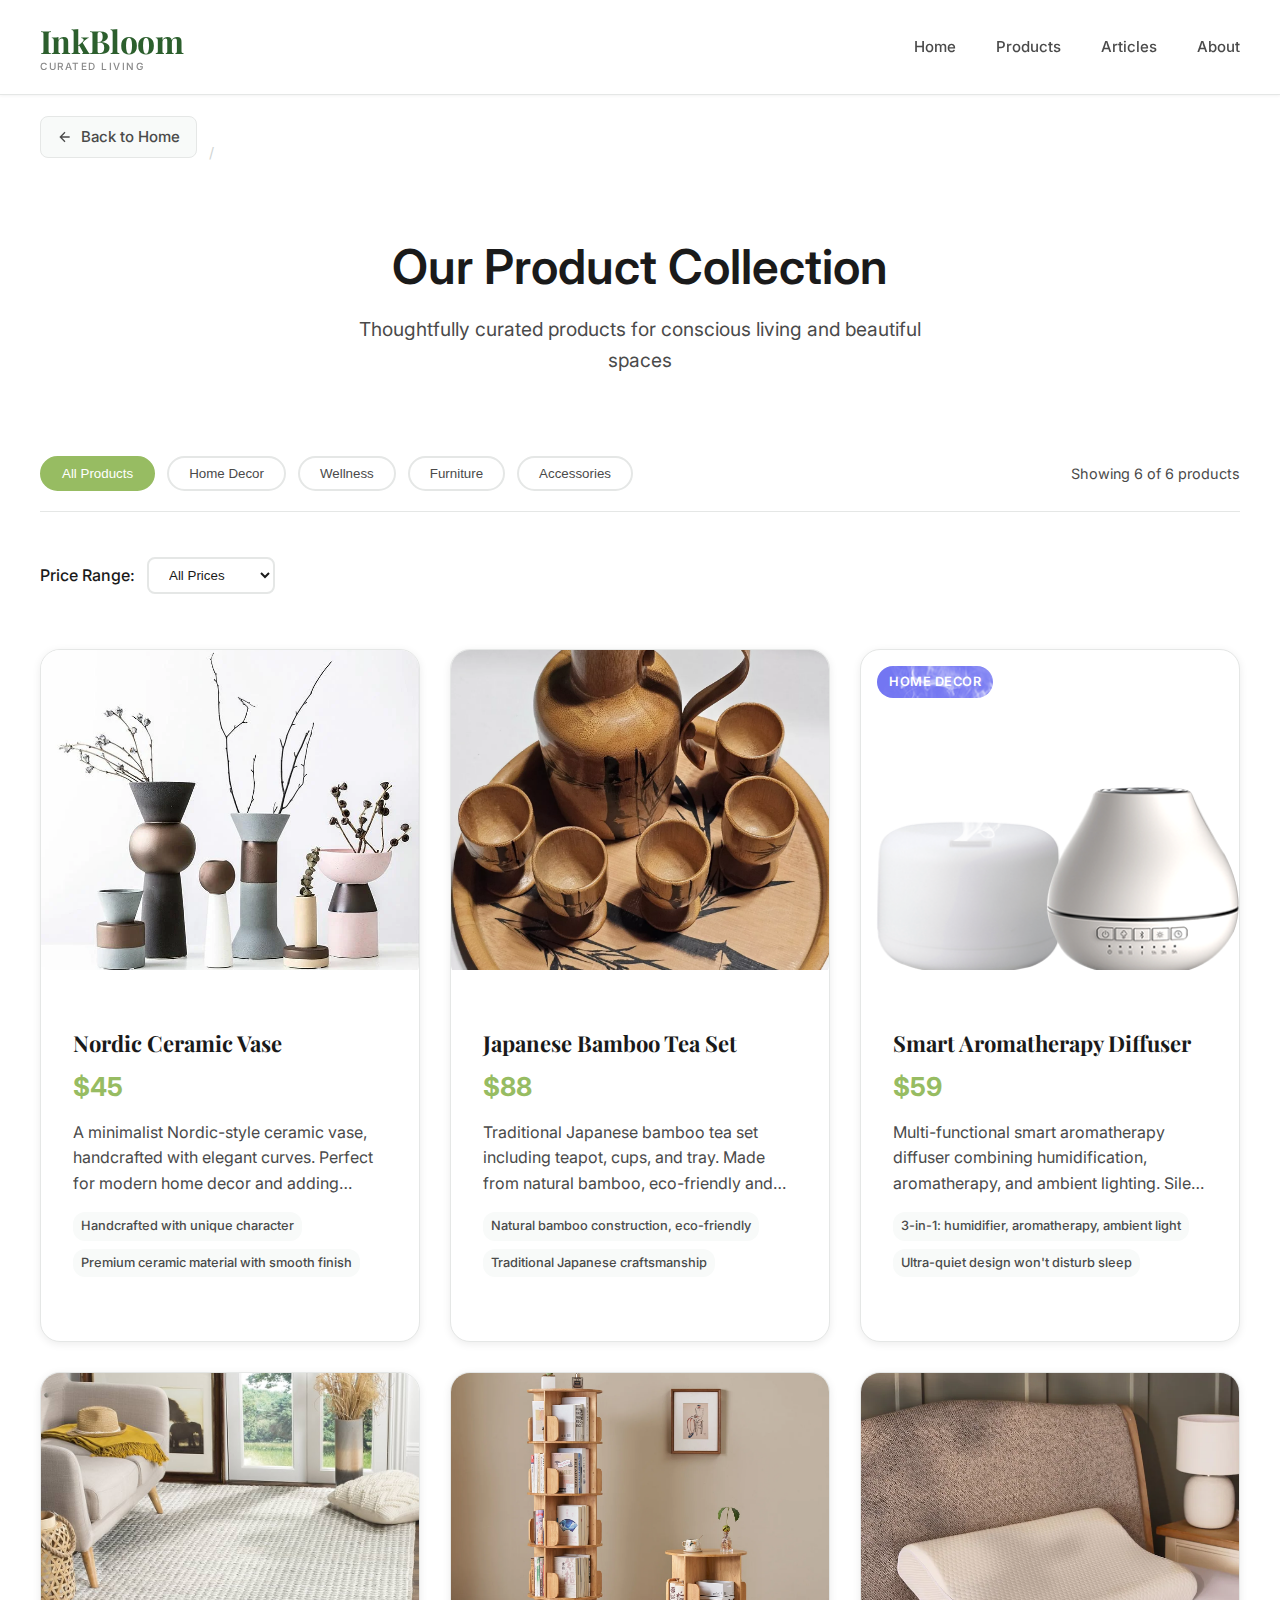
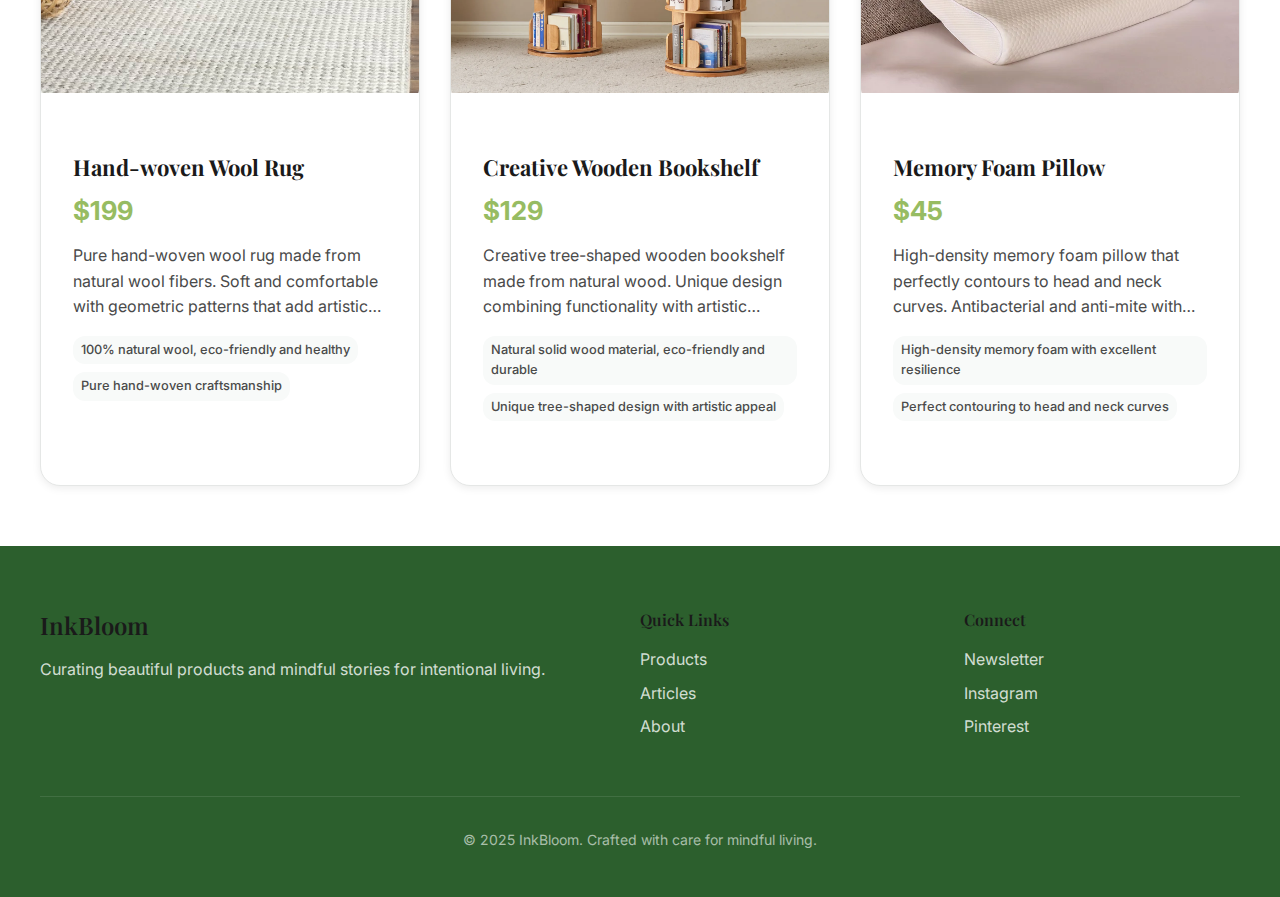
<file: all-products.html>
<!DOCTYPE html>
<html lang="en">
<head>
    <meta charset="UTF-8">
    <meta name="viewport" content="width=device-width, initial-scale=1.0">
    <title>All Products - InkBloom</title>
    <link rel="stylesheet" href="styles/main.css">
    <link rel="stylesheet" href="styles/breadcrumb.css">
    <link href="https://fonts.googleapis.com/css2?family=Inter:wght@300;400;500;600;700&family=Playfair+Display:wght@400;500;600;700&display=swap" rel="stylesheet">
</head>
<body>
    <header class="header">
        <nav class="navbar">
            <div class="nav-container">
                <div class="nav-logo">
                    <h1><a href="index.html" style="text-decoration: none; color: inherit;">InkBloom</a></h1>
                    <span class="tagline">Curated Living</span>
                </div>
                <ul class="nav-menu">
                    <li class="nav-item">
                        <a href="index.html#home" class="nav-link">Home</a>
                    </li>
                    <li class="nav-item">
                        <a href="all-products.html" class="nav-link active">Products</a>
                    </li>
                    <li class="nav-item">
                        <a href="all-articles.html" class="nav-link">Articles</a>
                    </li>
                    <li class="nav-item">
                        <a href="index.html#about" class="nav-link">About</a>
                    </li>
                </ul>
                <div class="nav-toggle">
                    <span class="bar"></span>
                    <span class="bar"></span>
                    <span class="bar"></span>
                </div>
            </div>
        </nav>
    </header>

    <main class="all-products-main">
        <div class="container">
            <div class="page-header">
                <div class="breadcrumb-nav">
                    <a href="index.html" class="back-button">
                        <svg class="back-icon" width="16" height="16" viewBox="0 0 24 24" fill="none" stroke="currentColor" stroke-width="2">
                            <path d="M19 12H5m7-7-7 7 7 7"/>
                        </svg>
                        <span>Back to Home</span>
                    </a>
                    <div class="breadcrumb-divider">/</div>
                    <span class="current-page">All Products</span>
                </div>
                <h1 class="page-title">Our Product Collection</h1>
                <p class="page-subtitle">Thoughtfully curated products for conscious living and beautiful spaces</p>
            </div>
            
            <div class="products-filter">
                <div class="filter-buttons">
                    <button class="filter-btn active" data-filter="all">All Products</button>
                    <button class="filter-btn" data-filter="home-decor">Home Decor</button>
                    <button class="filter-btn" data-filter="wellness">Wellness</button>
                    <button class="filter-btn" data-filter="furniture">Furniture</button>
                    <button class="filter-btn" data-filter="accessories">Accessories</button>
                </div>
                <div class="products-count">
                    <span id="productsCount">Loading products...</span>
                </div>
            </div>
            
            <div class="price-filter">
                <label for="priceRange">Price Range:</label>
                <select id="priceRange" class="price-select">
                    <option value="all">All Prices</option>
                    <option value="0-50">Under $50</option>
                    <option value="50-100">$50 - $100</option>
                    <option value="100-200">$100 - $200</option>
                    <option value="200+">$200+</option>
                </select>
            </div>
            
            <div class="all-products-grid" id="allProductsGrid">
                <!-- All products will be dynamically generated -->
            </div>
            
            <div class="load-more-section" id="loadMoreSection" style="display: none;">
                <button class="load-more-btn" id="loadMoreBtn">
                    <span>Load More Products</span>
                </button>
            </div>
        </div>
    </main>

    <footer class="footer">
        <div class="container">
            <div class="footer-content">
                <div class="footer-section">
                    <h3>InkBloom</h3>
                    <p>Curating beautiful products and mindful stories for intentional living.</p>
                </div>
                <div class="footer-section">
                    <h4>Quick Links</h4>
                    <ul>
                        <li><a href="all-products.html">Products</a></li>
                        <li><a href="all-articles.html">Articles</a></li>
                        <li><a href="index.html#about">About</a></li>
                    </ul>
                </div>
                <div class="footer-section">
                    <h4>Connect</h4>
                    <ul>
                        <li><a href="#">Newsletter</a></li>
                        <li><a href="#">Instagram</a></li>
                        <li><a href="#">Pinterest</a></li>
                    </ul>
                </div>
            </div>
            <div class="footer-bottom">
                <p>&copy; 2025 InkBloom. Crafted with care for mindful living.</p>
            </div>
        </div>
    </footer>

    <script src="js/data.js"></script>
    <script src="js/all-products.js"></script>
</body>
</html>
</file>
<file: styles/breadcrumb.css>
/* Breadcrumb Navigation Styles */
.breadcrumb-nav {
    display: flex;
    align-items: center;
    gap: 12px;
    margin-bottom: 30px;
    padding: 16px 0;
    font-size: 0.9rem;
    color: var(--text-medium);
}

.back-button {
    display: inline-flex;
    align-items: center;
    gap: 8px;
    color: var(--text-medium);
    text-decoration: none;
    transition: all 0.3s ease;
    padding: 8px 16px;
    border-radius: 8px;
    background: var(--bg-light);
    border: 1px solid var(--border-light);
    font-weight: 500;
}

.back-button:hover {
    color: var(--accent-color);
    background: white;
    border-color: var(--accent-color);
    transform: translateX(-2px);
    box-shadow: 0 2px 8px rgba(0, 0, 0, 0.1);
}

.back-icon {
    width: 16px;
    height: 16px;
    transition: transform 0.3s ease;
}

.back-button:hover .back-icon {
    transform: translateX(-2px);
}

.breadcrumb-divider {
    color: var(--border-medium);
    font-weight: 400;
    user-select: none;
}

.breadcrumb-link {
    color: var(--text-medium);
    text-decoration: none;
    transition: color 0.3s ease;
    padding: 4px 8px;
    border-radius: 4px;
}

.breadcrumb-link:hover {
    color: var(--accent-color);
    background: var(--bg-light);
}

.current-page {
    color: var(--text-primary);
    font-weight: 600;
    padding: 4px 8px;
    background: linear-gradient(135deg, var(--accent-color), var(--accent-hover));
    color: white;
    border-radius: 6px;
    font-size: 0.85rem;
}

/* Responsive Design */
@media (max-width: 768px) {
    .breadcrumb-nav {
        flex-wrap: wrap;
        gap: 8px;
        font-size: 0.85rem;
    }
    
    .back-button {
        padding: 6px 12px;
        font-size: 0.85rem;
    }
    
    .back-icon {
        width: 14px;
        height: 14px;
    }
    
    .current-page {
        font-size: 0.8rem;
        padding: 3px 6px;
    }
}

/* Dark mode support (if needed) */
@media (prefers-color-scheme: dark) {
    .back-button {
        background: rgba(255, 255, 255, 0.05);
        border-color: rgba(255, 255, 255, 0.1);
        color: rgba(255, 255, 255, 0.7);
    }
    
    .back-button:hover {
        background: rgba(255, 255, 255, 0.1);
        border-color: var(--accent-color);
        color: var(--accent-color);
    }
    
    .breadcrumb-link:hover {
        background: rgba(255, 255, 255, 0.05);
    }
}

/* Animation for breadcrumb appearance */
.breadcrumb-nav {
    animation: slideInFromTop 0.6s ease-out;
}

@keyframes slideInFromTop {
    from {
        opacity: 0;
        transform: translateY(-20px);
    }
    to {
        opacity: 1;
        transform: translateY(0);
    }
}

/* Enhanced hover effects */
.back-button {
    position: relative;
    overflow: hidden;
}

.back-button::before {
    content: '';
    position: absolute;
    top: 0;
    left: -100%;
    width: 100%;
    height: 100%;
    background: linear-gradient(90deg, transparent, rgba(255, 255, 255, 0.2), transparent);
    transition: left 0.5s ease;
}

.back-button:hover::before {
    left: 100%;
}

/* Focus states for accessibility */
.back-button:focus,
.breadcrumb-link:focus {
    outline: 2px solid var(--accent-color);
    outline-offset: 2px;
}

/* Additional utility styles */
.breadcrumb-nav .separator {
    width: 1px;
    height: 16px;
    background: var(--border-light);
    margin: 0 4px;
}

/* Breadcrumb with icons */
.breadcrumb-nav .home-icon,
.breadcrumb-nav .category-icon {
    width: 14px;
    height: 14px;
    margin-right: 4px;
}
</file>
<file: styles/main.css>
/* CSS Reset and Base Styles */
* {
    margin: 0;
    padding: 0;
    box-sizing: border-box;
}

:root {
    --primary-color: #2C5F2D;
    --primary-light: #4A7C59;
    --secondary-color: #E8F5E8;
    --accent-color: #97BC62;
    --accent-light: #B8D285;
    --text-dark: #1A1A1A;
    --text-medium: #4A4A4A;
    --text-light: #6B6B6B;
    --text-muted: #8A8A8A;
    --bg-white: #ffffff;
    --bg-light: #F8FAF9;
    --bg-cream: #F4F7F5;
    --bg-section: #FDFEFE;
    --border-light: #E5E7E6;
    --border-medium: #D1D5D3;
    --shadow-xs: 0 1px 3px rgba(0, 0, 0, 0.05);
    --shadow-sm: 0 2px 8px rgba(0, 0, 0, 0.08);
    --shadow-md: 0 4px 16px rgba(0, 0, 0, 0.1);
    --shadow-lg: 0 8px 24px rgba(0, 0, 0, 0.12);
    --shadow-xl: 0 12px 32px rgba(0, 0, 0, 0.15);
    --radius-xs: 4px;
    --radius-sm: 8px;
    --radius-md: 12px;
    --radius-lg: 16px;
    --radius-xl: 20px;
    --transition: all 0.3s cubic-bezier(0.4, 0, 0.2, 1);
    --transition-fast: all 0.2s cubic-bezier(0.4, 0, 0.2, 1);
    --max-width: 1280px;
}

body {
    font-family: 'Inter', -apple-system, BlinkMacSystemFont, sans-serif;
    line-height: 1.6;
    color: var(--text-dark);
    background-color: var(--bg-white);
    font-size: 16px;
    -webkit-font-smoothing: antialiased;
    -moz-osx-font-smoothing: grayscale;
    scroll-behavior: smooth;
}

.container {
    max-width: var(--max-width);
    margin: 0 auto;
    padding: 0 clamp(20px, 4vw, 40px);
}

/* Improved Typography */
h1, h2, h3, h4, h5, h6 {
    font-family: 'Playfair Display', serif;
    font-weight: 600;
    line-height: 1.3;
    margin-bottom: 0.5em;
    color: var(--text-dark);
}

p {
    margin-bottom: 1em;
    color: var(--text-medium);
}

/* Section Spacing */
section {
    padding: clamp(60px, 8vw, 120px) 0;
}

section:nth-child(even) {
    background-color: var(--bg-section);
}

/* Header Styles */
.header {
    position: fixed;
    top: 0;
    left: 0;
    right: 0;
    background: rgba(255, 255, 255, 0.98);
    backdrop-filter: blur(20px);
    -webkit-backdrop-filter: blur(20px);
    border-bottom: 1px solid var(--border-light);
    z-index: 1000;
    transition: var(--transition);
    box-shadow: var(--shadow-xs);
}

.header.scrolled {
    box-shadow: var(--shadow-sm);
    background: rgba(255, 255, 255, 0.99);
}

.navbar {
    padding: clamp(12px, 2vw, 20px) 0;
}

.nav-container {
    display: flex;
    justify-content: space-between;
    align-items: center;
    max-width: var(--max-width);
    margin: 0 auto;
    padding: 0 clamp(20px, 4vw, 40px);
}

.nav-logo {
    display: flex;
    flex-direction: column;
    align-items: flex-start;
}

.nav-logo h1 {
    font-family: 'Playfair Display', serif;
    font-size: clamp(24px, 3vw, 32px);
    font-weight: 700;
    color: var(--primary-color);
    letter-spacing: -0.02em;
    margin-bottom: 0;
}

.tagline {
    font-size: 10px;
    color: var(--text-muted);
    text-transform: uppercase;
    letter-spacing: 0.15em;
    margin-top: -4px;
    font-weight: 500;
}

.nav-menu {
    display: flex;
    list-style: none;
    gap: clamp(24px, 4vw, 40px);
    align-items: center;
}

.nav-link {
    text-decoration: none;
    color: var(--text-medium);
    font-weight: 500;
    font-size: 15px;
    transition: var(--transition-fast);
    position: relative;
    padding: 8px 0;
}

.nav-link:hover {
    color: var(--primary-color);
    transform: translateY(-1px);
}

.nav-link::after {
    content: '';
    position: absolute;
    bottom: 0;
    left: 50%;
    transform: translateX(-50%);
    width: 0;
    height: 2px;
    background: linear-gradient(90deg, var(--accent-color), var(--primary-color));
    transition: var(--transition);
    border-radius: 1px;
}

.nav-link:hover::after {
    width: 100%;
}

.nav-toggle {
    display: none;
    flex-direction: column;
    cursor: pointer;
    gap: 4px;
}

.bar {
    width: 24px;
    height: 2px;
    background-color: var(--primary-color);
    transition: var(--transition);
}

/* Hero Section */
.hero {
    min-height: 100vh;
    display: flex;
    flex-direction: column;
    justify-content: center;
    align-items: center;
    position: relative;
    background: linear-gradient(135deg, var(--accent-color) 0%, var(--primary-color) 100%);
    text-align: center;
    color: white;
    overflow: hidden;
    padding-top: 80px;
}

.hero::before {
    content: '';
    position: absolute;
    top: 0;
    left: 0;
    right: 0;
    bottom: 0;
    background: radial-gradient(circle at 30% 20%, rgba(255, 255, 255, 0.1) 0%, transparent 50%),
                radial-gradient(circle at 70% 80%, rgba(255, 255, 255, 0.08) 0%, transparent 50%);
    z-index: 1;
}

.hero-background {
    position: absolute;
    top: 0;
    left: 0;
    right: 0;
    bottom: 0;
    background: url('https://images.unsplash.com/photo-1502920917128-1aa500764cbd?w=1920') center/cover;
    opacity: 0.08;
    z-index: 0;
}

.hero-background::after {
    content: '';
    position: absolute;
    top: 0;
    left: 0;
    right: 0;
    bottom: 0;
    background: linear-gradient(135deg, rgba(151, 188, 98, 0.9) 0%, rgba(44, 95, 45, 0.9) 100%);
}

.hero-content {
    position: relative;
    z-index: 2;
    max-width: 900px;
    margin-bottom: clamp(40px, 8vw, 80px);
    animation: fadeInUp 1s ease-out;
}

@keyframes fadeInUp {
    from {
        opacity: 0;
        transform: translateY(30px);
    }
    to {
        opacity: 1;
        transform: translateY(0);
    }
}

.hero-title {
    font-family: 'Playfair Display', serif;
    font-size: clamp(42px, 8vw, 96px);
    font-weight: 700;
    line-height: 1.1;
    margin-bottom: 24px;
    letter-spacing: -0.02em;
    text-shadow: 0 2px 4px rgba(0, 0, 0, 0.1);
    background: linear-gradient(135deg, #ffffff 0%, #f8f9fa 50%, #e9ecef 100%);
    -webkit-background-clip: text;
    -webkit-text-fill-color: transparent;
    background-clip: text;
}

.hero-subtitle {
    font-size: clamp(18px, 3vw, 22px);
    font-weight: 400;
    opacity: 0.95;
    margin-bottom: 48px;
    max-width: 600px;
    margin-left: auto;
    margin-right: auto;
    line-height: 1.5;
}

.hero-buttons {
    display: flex;
    gap: clamp(12px, 3vw, 20px);
    justify-content: center;
    flex-wrap: wrap;
    animation: fadeInUp 1s ease-out 0.3s both;
}

.hero-btn {
    padding: clamp(14px, 3vw, 18px) clamp(28px, 6vw, 40px);
    border: none;
    border-radius: var(--radius-lg);
    font-size: clamp(15px, 2.5vw, 17px);
    font-weight: 600;
    cursor: pointer;
    transition: var(--transition);
    text-transform: none;
    letter-spacing: 0.02em;
    position: relative;
    overflow: hidden;
    font-family: 'Inter', sans-serif;
}

.hero-btn::before {
    content: '';
    position: absolute;
    top: 0;
    left: -100%;
    width: 100%;
    height: 100%;
    background: linear-gradient(90deg, transparent, rgba(255, 255, 255, 0.2), transparent);
    transition: left 0.5s;
}

.hero-btn:hover::before {
    left: 100%;
}

.hero-btn.primary {
    background: white;
    color: var(--primary-color);
    box-shadow: var(--shadow-md);
}

.hero-btn.primary:hover {
    background: #f8f9fa;
    transform: translateY(-3px);
    box-shadow: var(--shadow-lg);
}

.hero-btn.secondary {
    background: rgba(255, 255, 255, 0.1);
    color: white;
    border: 2px solid rgba(255, 255, 255, 0.3);
    backdrop-filter: blur(10px);
}

.hero-btn.secondary:hover {
    background: rgba(255, 255, 255, 0.2);
    border-color: rgba(255, 255, 255, 0.7);
    transform: translateY(-3px);
}

.hero-stats {
    position: relative;
    z-index: 2;
    display: flex;
    gap: 60px;
    justify-content: center;
    margin-top: 40px;
}

.stat {
    text-align: center;
}

.stat-number {
    display: block;
    font-size: 32px;
    font-weight: 700;
    margin-bottom: 4px;
}

.stat-label {
    font-size: 14px;
    opacity: 0.8;
    text-transform: uppercase;
    letter-spacing: 0.05em;
}

/* Section Headers */
.section-header {
    text-align: center;
    margin-bottom: clamp(48px, 8vw, 80px);
    animation: fadeInUp 0.8s ease-out;
}

.section-badge {
    display: inline-block;
    background: linear-gradient(135deg, var(--secondary-color), var(--bg-cream));
    color: var(--primary-color);
    padding: 10px 20px;
    border-radius: 25px;
    font-size: 12px;
    font-weight: 700;
    text-transform: uppercase;
    letter-spacing: 0.15em;
    margin-bottom: 20px;
    border: 1px solid var(--border-light);
    box-shadow: var(--shadow-xs);
    position: relative;
    overflow: hidden;
}

.section-badge::before {
    content: '';
    position: absolute;
    top: 0;
    left: -100%;
    width: 100%;
    height: 100%;
    background: linear-gradient(90deg, transparent, rgba(255, 255, 255, 0.4), transparent);
    transition: left 0.6s;
}

.section-badge:hover::before {
    left: 100%;
}

.section-title {
    font-family: 'Playfair Display', serif;
    font-size: clamp(36px, 6vw, 56px);
    font-weight: 700;
    color: var(--text-dark);
    margin-bottom: 20px;
    letter-spacing: -0.02em;
    line-height: 1.2;
}

.section-subtitle {
    font-size: clamp(16px, 2.5vw, 20px);
    color: var(--text-medium);
    max-width: 600px;
    margin: 0 auto;
    line-height: 1.6;
}

/* Enhanced Featured Section */
.featured-section {
    padding: clamp(100px, 12vw, 160px) 0;
    background: linear-gradient(135deg, var(--bg-white) 0%, var(--bg-light) 50%, var(--bg-cream) 100%);
    position: relative;
    overflow: hidden;
}

.featured-section::before {
    content: '';
    position: absolute;
    top: 0;
    left: 0;
    right: 0;
    height: 1px;
    background: linear-gradient(90deg, transparent, var(--border-light), transparent);
}

.featured-section::after {
    content: '';
    position: absolute;
    top: -50%;
    right: -20%;
    width: 600px;
    height: 600px;
    background: radial-gradient(circle, rgba(151, 188, 98, 0.06) 0%, rgba(184, 210, 133, 0.03) 50%, transparent 80%);
    border-radius: 50%;
    z-index: 1;
}

.featured-grid {
    display: grid;
    grid-template-columns: 2fr 1fr 1fr;
    grid-template-rows: 1fr 1fr;
    gap: clamp(20px, 2.5vw, 28px);
    margin-bottom: clamp(40px, 6vw, 64px);
    position: relative;
    z-index: 2;
    height: 500px;
    align-items: stretch;
}

.featured-card:nth-child(1) {
    grid-column: 1;
    grid-row: 1 / 3;
}

.featured-card:nth-child(2) {
    grid-column: 2;
    grid-row: 1;
}

.featured-card:nth-child(3) {
    grid-column: 3;
    grid-row: 1;
}

.featured-card:nth-child(4) {
    grid-column: 2;
    grid-row: 2;
}

.featured-card:nth-child(5) {
    grid-column: 3;
    grid-row: 2;
}

.featured-card {
    background: white;
    border-radius: var(--radius-lg);
    overflow: hidden;
    box-shadow: var(--shadow-sm);
    transition: var(--transition);
    cursor: pointer;
    position: relative;
    border: 1px solid var(--border-light);
    height: 100%;
    display: flex;
    flex-direction: column;
}

.featured-card:nth-child(1) {
    /* 大卡片占用全部高度 */
}

.featured-card:nth-child(n+2) {
    /* 小卡片等高分布 */
}

.featured-card::before {
    content: '';
    position: absolute;
    top: 0;
    left: 0;
    right: 0;
    bottom: 0;
    background: linear-gradient(135deg, rgba(151, 188, 98, 0.02) 0%, rgba(184, 210, 133, 0.03) 100%);
    opacity: 0;
    transition: var(--transition);
    z-index: 1;
    pointer-events: none;
}

.featured-card:hover {
    transform: translateY(-8px) scale(1.01);
    box-shadow: var(--shadow-lg);
    border-color: var(--accent-color);
}

.featured-card:nth-child(2):hover,
.featured-card:nth-child(3):hover,
.featured-card:nth-child(4):hover,
.featured-card:nth-child(5):hover {
    transform: translateY(-6px) scale(1.02);
}

.featured-card:hover::before {
    opacity: 1;
}

.featured-card:nth-child(1) {
    border: 2px solid var(--border-medium);
    box-shadow: var(--shadow-md);
    background: linear-gradient(135deg, var(--bg-white) 0%, var(--bg-light) 50%, var(--bg-cream) 100%);
}

.featured-card:nth-child(1)::after {
    content: 'FEATURED';
    position: absolute;
    top: 24px;
    left: 24px;
    background: linear-gradient(135deg, var(--accent-color) 0%, var(--primary-color) 100%);
    color: white;
    padding: 8px 16px;
    border-radius: var(--radius-md);
    font-size: 12px;
    font-weight: 700;
    letter-spacing: 0.1em;
    text-transform: uppercase;
    z-index: 3;
    box-shadow: var(--shadow-sm);
}

.featured-card:nth-child(1):hover {
    transform: translateY(-12px) scale(1.02);
    border-color: var(--primary-color);
    box-shadow: 0 16px 32px rgba(44, 95, 45, 0.12);
}

.featured-image {
    width: 100%;
    flex: 1;
    object-fit: cover;
    transition: var(--transition);
    min-height: 0;
}

.featured-card:hover .featured-image {
    transform: scale(1.08);
    filter: brightness(1.1);
}

.featured-content {
    position: absolute;
    bottom: 0;
    left: 0;
    right: 0;
    padding: clamp(20px, 4vw, 32px);
    background: linear-gradient(to top, 
        rgba(40, 40, 40, 0.75) 0%, 
        rgba(50, 50, 50, 0.6) 20%, 
        rgba(60, 60, 60, 0.4) 40%, 
        rgba(80, 80, 80, 0.2) 65%, 
        rgba(100, 100, 100, 0.05) 85%, 
        transparent 100%);
    color: white;
    backdrop-filter: blur(8px);
    -webkit-backdrop-filter: blur(8px);
    z-index: 2;
    transform: translateY(0);
    transition: var(--transition);
}

.featured-card:nth-child(1) .featured-content {
    padding: clamp(32px, 5vw, 48px);
    background: linear-gradient(to top, 
        rgba(35, 35, 35, 0.8) 0%, 
        rgba(45, 45, 45, 0.65) 15%, 
        rgba(55, 55, 55, 0.45) 35%, 
        rgba(70, 70, 70, 0.25) 60%, 
        rgba(90, 90, 90, 0.08) 80%, 
        transparent 100%);
}

.featured-card:hover .featured-content {
    transform: translateY(0);
    background: linear-gradient(to top, 
        rgba(30, 30, 30, 0.8) 0%, 
        rgba(40, 40, 40, 0.65) 18%, 
        rgba(50, 50, 50, 0.45) 38%, 
        rgba(70, 70, 70, 0.22) 62%, 
        rgba(90, 90, 90, 0.06) 82%, 
        transparent 100%);
    backdrop-filter: blur(10px);
    -webkit-backdrop-filter: blur(10px);
}

.featured-content h3 {
    font-size: clamp(16px, 2.5vw, 20px);
    font-weight: 700;
    margin-bottom: 6px;
    line-height: 1.3;
    text-shadow: 0 2px 12px rgba(0, 0, 0, 0.6), 0 1px 4px rgba(0,0,0,0.4);
    transform: translateY(0);
    transition: var(--transition);
}

.featured-card:nth-child(1) .featured-content h3 {
    font-size: clamp(24px, 3.5vw, 32px);
    margin-bottom: 12px;
    line-height: 1.2;
}

.featured-card:hover .featured-content h3 {
    transform: translateY(0);
}

.featured-content p {
    font-size: clamp(12px, 1.8vw, 14px);
    opacity: 0.95;
    margin-bottom: 8px;
    line-height: 1.4;
    text-shadow: 0 1px 6px rgba(0, 0, 0, 0.5), 0 1px 3px rgba(0,0,0,0.3);
    transform: translateY(0);
    transition: var(--transition);
    transition-delay: 0.1s;
    display: -webkit-box;
    -webkit-line-clamp: 2;
    -webkit-box-orient: vertical;
    overflow: hidden;
}

.featured-card:nth-child(1) .featured-content p {
    font-size: clamp(14px, 2.2vw, 16px);
    margin-bottom: 16px;
    -webkit-line-clamp: 3;
    opacity: 0.95;
}

.featured-card:hover .featured-content p {
    transform: translateY(0);
    opacity: 1;
}

.featured-price {
    font-size: clamp(14px, 2.5vw, 18px);
    font-weight: 800;
    color: white;
    text-shadow: 0 1px 3px rgba(0,0,0,0.4);
    display: inline-block;
    padding: 6px 12px;
    background: linear-gradient(135deg, var(--accent-color) 0%, var(--primary-color) 100%);
    border-radius: var(--radius-sm);
    backdrop-filter: blur(4px);
    border: 1px solid rgba(151, 188, 98, 0.7);
    transform: translateY(0);
    transition: var(--transition);
    transition-delay: 0.2s;
    box-shadow: 0 2px 8px rgba(44, 95, 45, 0.3);
}

.featured-card:nth-child(1) .featured-price {
    font-size: clamp(20px, 3.2vw, 24px);
    padding: 8px 16px;
}

.featured-card:hover .featured-price {
    transform: translateY(0);
    background: linear-gradient(135deg, var(--primary-color) 0%, var(--accent-color) 100%);
    border-color: rgba(44, 95, 45, 0.8);
    box-shadow: 0 4px 12px rgba(151, 188, 98, 0.3);
}

/* Products Section */
.products-section {
    padding: clamp(80px, 10vw, 140px) 0;
    background: var(--bg-white);
}

.products-grid {
    display: grid;
    grid-template-columns: repeat(auto-fit, minmax(300px, 1fr));
    gap: clamp(20px, 4vw, 36px);
    margin-bottom: 64px;
}

.product-card {
    background: white;
    border-radius: var(--radius-xl);
    overflow: hidden;
    box-shadow: var(--shadow-sm);
    transition: var(--transition);
    cursor: pointer;
    border: 1px solid var(--border-light);
    position: relative;
}

.product-card::before {
    content: '';
    position: absolute;
    top: 0;
    left: 0;
    right: 0;
    bottom: 0;
    background: linear-gradient(135deg, var(--accent-color) 0%, var(--primary-color) 100%);
    opacity: 0;
    transition: var(--transition);
    z-index: 1;
}

.product-card:hover::before {
    opacity: 0.05;
}

.product-card:hover {
    transform: translateY(-8px);
    box-shadow: var(--shadow-lg);
    border-color: var(--accent-color);
}

.product-image {
    width: 100%;
    height: clamp(240px, 30vw, 320px);
    object-fit: cover;
    transition: var(--transition);
    position: relative;
    z-index: 2;
}

.product-card:hover .product-image {
    transform: scale(1.05);
    filter: brightness(1.05);
}

.product-info {
    padding: clamp(20px, 4vw, 32px);
    position: relative;
    z-index: 2;
}

.product-title {
    font-size: clamp(18px, 2.5vw, 22px);
    font-weight: 700;
    color: var(--text-dark);
    margin-bottom: 8px;
    line-height: 1.3;
    transition: var(--transition-fast);
}

.product-card:hover .product-title {
    color: var(--primary-color);
}

.product-price {
    font-size: clamp(20px, 3vw, 26px);
    font-weight: 700;
    color: var(--accent-color);
    margin-bottom: 12px;
}

.product-description {
    color: var(--text-medium);
    font-size: clamp(14px, 2vw, 16px);
    line-height: 1.6;
    display: -webkit-box;
    -webkit-line-clamp: 3;
    -webkit-box-orient: vertical;
    overflow: hidden;
}

/* Articles Section */
.articles-section {
    padding: clamp(80px, 10vw, 140px) 0;
    background: var(--bg-section);
    position: relative;
}

.articles-section::before {
    content: '';
    position: absolute;
    top: 0;
    left: 0;
    right: 0;
    height: 1px;
    background: linear-gradient(90deg, transparent, var(--border-light), transparent);
}

.articles-grid {
    display: grid;
    grid-template-columns: repeat(auto-fit, minmax(320px, 1fr));
    gap: clamp(20px, 4vw, 36px);
    margin-bottom: 64px;
}

.article-card {
    background: white;
    border-radius: var(--radius-xl);
    overflow: hidden;
    box-shadow: var(--shadow-sm);
    transition: var(--transition);
    cursor: pointer;
    border: 1px solid var(--border-light);
    position: relative;
}

.article-card::before {
    content: '';
    position: absolute;
    top: 0;
    left: 0;
    right: 0;
    bottom: 0;
    background: linear-gradient(135deg, var(--accent-color) 0%, var(--primary-color) 100%);
    opacity: 0;
    transition: var(--transition);
    z-index: 1;
}

.article-card:hover::before {
    opacity: 0.03;
}

.article-card:hover {
    transform: translateY(-8px);
    box-shadow: var(--shadow-lg);
    border-color: var(--accent-color);
}

.article-image {
    width: 100%;
    height: clamp(200px, 25vw, 280px);
    object-fit: cover;
    transition: var(--transition);
    position: relative;
    z-index: 2;
}

.article-card:hover .article-image {
    transform: scale(1.05);
    filter: brightness(1.05);
}

.article-info {
    padding: clamp(20px, 4vw, 32px);
    position: relative;
    z-index: 2;
}

.article-title {
    font-size: clamp(18px, 2.5vw, 22px);
    font-weight: 700;
    color: var(--text-dark);
    margin-bottom: 12px;
    line-height: 1.3;
    transition: var(--transition-fast);
    display: -webkit-box;
    -webkit-line-clamp: 2;
    -webkit-box-orient: vertical;
    overflow: hidden;
}

.article-card:hover .article-title {
    color: var(--primary-color);
}

.article-meta {
    color: var(--text-muted);
    font-size: 12px;
    margin-bottom: 12px;
    text-transform: uppercase;
    letter-spacing: 0.1em;
    font-weight: 600;
    display: flex;
    align-items: center;
    gap: 8px;
}

.article-meta::before {
    content: '';
    width: 4px;
    height: 4px;
    background: var(--accent-color);
    border-radius: 50%;
}

.article-excerpt {
    color: var(--text-medium);
    line-height: 1.6;
    font-size: clamp(14px, 2vw, 16px);
    display: -webkit-box;
    -webkit-line-clamp: 3;
    -webkit-box-orient: vertical;
    overflow: hidden;
}

/* About Section */
.about-section {
    padding: 120px 0;
    background: var(--bg-light);
}

.about-content {
    display: grid;
    grid-template-columns: 1fr 1fr;
    gap: 80px;
    align-items: center;
}

.about-text h2 {
    font-family: 'Playfair Display', serif;
    font-size: 36px;
    font-weight: 600;
    color: var(--primary-color);
    margin-bottom: 24px;
}

.about-text p {
    font-size: 16px;
    color: var(--text-medium);
    margin-bottom: 24px;
    line-height: 1.7;
}

.about-stats {
    display: flex;
    gap: 32px;
    margin-top: 40px;
}

.about-stat strong {
    display: block;
    font-weight: 600;
    color: var(--primary-color);
    margin-bottom: 4px;
}

.about-stat span {
    font-size: 14px;
    color: var(--text-light);
}

.about-image img {
    width: 100%;
    border-radius: var(--radius-lg);
    box-shadow: var(--shadow-md);
}

/* Section Footer */
.section-footer {
    text-align: center;
    margin-top: clamp(40px, 6vw, 64px);
}

.load-more-btn {
    background: linear-gradient(135deg, var(--primary-color), var(--primary-light));
    color: white;
    border: none;
    padding: 18px 40px;
    border-radius: var(--radius-lg);
    font-size: 16px;
    font-weight: 600;
    cursor: pointer;
    transition: var(--transition);
    position: relative;
    overflow: hidden;
    box-shadow: var(--shadow-sm);
    text-transform: none;
    letter-spacing: 0.02em;
}

.load-more-btn::before {
    content: '';
    position: absolute;
    top: 0;
    left: 0;
    right: 0;
    bottom: 0;
    background: linear-gradient(135deg, var(--accent-color), var(--accent-light));
    opacity: 0;
    transition: var(--transition);
}

.load-more-btn:hover::before {
    opacity: 1;
}

.load-more-btn:hover {
    transform: translateY(-4px);
    box-shadow: var(--shadow-lg);
}

.load-more-btn span {
    position: relative;
    z-index: 1;
}

/* Footer */
.footer {
    background: var(--primary-color);
    color: white;
    padding: 64px 0 32px;
}

.footer-content {
    display: grid;
    grid-template-columns: 2fr 1fr 1fr;
    gap: 48px;
    margin-bottom: 48px;
}

.footer-section h3 {
    font-family: 'Playfair Display', serif;
    font-size: 24px;
    margin-bottom: 16px;
}

.footer-section h4 {
    font-size: 16px;
    font-weight: 600;
    margin-bottom: 16px;
}

.footer-section p {
    color: rgba(255, 255, 255, 0.8);
    line-height: 1.6;
}

.footer-section ul {
    list-style: none;
}

.footer-section ul li {
    margin-bottom: 8px;
}

.footer-section ul li a {
    color: rgba(255, 255, 255, 0.8);
    text-decoration: none;
    transition: var(--transition);
}

.footer-section ul li a:hover {
    color: white;
}

.footer-bottom {
    text-align: center;
    padding-top: 32px;
    border-top: 1px solid rgba(255, 255, 255, 0.1);
}

.footer-bottom p {
    color: rgba(255, 255, 255, 0.6);
    font-size: 14px;
}

/* Back Button Styles */
.back-button {
    display: inline-flex;
    align-items: center;
    gap: 8px;
    color: var(--text-medium);
    text-decoration: none;
    font-size: 15px;
    font-weight: 500;
    margin-bottom: 32px;
    transition: var(--transition);
}

.back-button:hover {
    color: var(--primary-color);
}

.back-button::before {
    content: '←';
    font-size: 18px;
}

/* Product Detail Page */
.product-detail-main {
    padding-top: 100px;
    min-height: 100vh;
    background: var(--bg-light);
}

.product-detail {
    display: grid;
    grid-template-columns: 1fr 1fr;
    gap: 64px;
    margin-bottom: 80px;
    background: white;
    padding: 48px;
    border-radius: var(--radius-lg);
    box-shadow: var(--shadow-sm);
}

.product-detail-image {
    width: 100%;
    border-radius: var(--radius-md);
    box-shadow: var(--shadow-md);
}

.product-detail-info h1 {
    font-family: 'Playfair Display', serif;
    font-size: 36px;
    font-weight: 600;
    color: var(--primary-color);
    margin-bottom: 16px;
    line-height: 1.2;
}

.product-detail-price {
    font-size: 32px;
    font-weight: 700;
    color: var(--accent-color);
    margin-bottom: 24px;
}

.product-detail-description {
    font-size: 16px;
    line-height: 1.7;
    color: var(--text-medium);
    margin-bottom: 32px;
}

.product-features {
    margin-bottom: 32px;
}

.product-features h3 {
    font-size: 20px;
    font-weight: 600;
    color: var(--primary-color);
    margin-bottom: 16px;
}

.product-features ul {
    list-style: none;
}

.product-features li {
    padding: 12px 0;
    border-bottom: 1px solid var(--border-light);
    position: relative;
    padding-left: 24px;
    font-size: 15px;
    color: var(--text-medium);
}

.product-features li:before {
    content: "✓";
    position: absolute;
    left: 0;
    color: var(--accent-color);
    font-weight: bold;
}

.buy-button {
    background: var(--primary-color);
    color: white;
    padding: 16px 32px;
    border: none;
    border-radius: var(--radius-sm);
    font-size: 16px;
    font-weight: 600;
    cursor: pointer;
    transition: var(--transition);
}

.buy-button:hover {
    background: var(--accent-color);
    transform: translateY(-2px);
    box-shadow: var(--shadow-sm);
}

/* Article Detail Page */
.article-detail-main {
    padding-top: 100px;
    min-height: 100vh;
    background: var(--bg-light);
}

.article-detail {
    max-width: 800px;
    margin: 0 auto 80px auto;
    background: white;
    padding: 48px;
    border-radius: var(--radius-lg);
    box-shadow: var(--shadow-sm);
    line-height: 1.8;
}

.article-header {
    margin-bottom: 32px;
}

.article-detail h1 {
    font-family: 'Playfair Display', serif;
    font-size: 40px;
    font-weight: 600;
    color: var(--primary-color);
    margin-bottom: 16px;
    line-height: 1.2;
}

.article-detail-meta {
    color: var(--text-light);
    font-size: 14px;
    text-transform: uppercase;
    letter-spacing: 0.05em;
    padding-bottom: 24px;
    border-bottom: 2px solid var(--border-light);
}

.article-detail-image {
    width: 100%;
    border-radius: var(--radius-md);
    margin: 32px 0;
    box-shadow: var(--shadow-sm);
}

.article-content {
    font-size: 17px;
    line-height: 1.8;
    color: var(--text-dark);
}

.article-content h2 {
    font-family: 'Playfair Display', serif;
    font-size: 28px;
    font-weight: 600;
    color: var(--primary-color);
    margin: 48px 0 24px 0;
    line-height: 1.3;
}

.article-content h3 {
    font-size: 22px;
    font-weight: 600;
    color: var(--primary-color);
    margin: 32px 0 16px 0;
    line-height: 1.3;
}

.article-content p {
    margin-bottom: 24px;
}

.article-content ul, .article-content ol {
    margin: 24px 0;
    padding-left: 32px;
}

.article-content li {
    margin-bottom: 8px;
    color: var(--text-medium);
}

.article-footer {
    margin-top: 48px;
    padding-top: 32px;
    border-top: 2px solid var(--border-light);
}

/* Related Items */
.related-products, .related-articles {
    margin-top: 80px;
}

.related-products h3, .related-articles h3 {
    font-family: 'Playfair Display', serif;
    font-size: 28px;
    font-weight: 600;
    color: var(--primary-color);
    margin-bottom: 32px;
    text-align: center;
}

.related-products-grid, .related-articles-grid {
    display: grid;
    grid-template-columns: repeat(auto-fit, minmax(280px, 1fr));
    gap: 24px;
}

/* Enhanced Responsive Design */

/* Large tablets and small laptops */
@media screen and (max-width: 1024px) {
    .featured-section {
        padding: clamp(80px, 10vw, 120px) 0;
    }
    
    .featured-section::after {
        width: 400px;
        height: 400px;
        top: -30%;
        right: -15%;
        background: radial-gradient(circle, rgba(151, 188, 98, 0.05) 0%, rgba(184, 210, 133, 0.02) 50%, transparent 80%);
    }
    
    .featured-grid {
        grid-template-columns: 1fr 1fr;
        grid-template-rows: 200px 150px 150px;
        gap: clamp(16px, 3vw, 24px);
        height: auto;
    }
    
    .featured-card:nth-child(1) {
        grid-column: span 2;
        grid-row: 1;
        aspect-ratio: 8/3;
        min-height: 200px;
    }
    
    .featured-card:nth-child(1)::after {
        top: 16px;
        left: 16px;
        padding: 6px 12px;
        font-size: 10px;
    }
    
    .featured-card:nth-child(2) {
        grid-column: 1;
        grid-row: 2;
    }
    
    .featured-card:nth-child(3) {
        grid-column: 2;
        grid-row: 2;
    }
    
    .featured-card:nth-child(4) {
        grid-column: 1;
        grid-row: 3;
    }
    
    .featured-card:nth-child(5) {
        grid-column: 2;
        grid-row: 3;
    }
    
    .featured-card:nth-child(n+2) {
        aspect-ratio: 4/3;
        min-height: 120px;
    }
    
    .featured-content {
        padding: clamp(16px, 3vw, 24px);
    }
    
    .hero-stats {
        gap: 40px;
    }
}

/* Tablets */
@media screen and (max-width: 768px) {
    :root {
        --max-width: 100%;
    }
    
    .container {
        padding: 0 20px;
    }
    
    .nav-container {
        padding: 0 20px;
    }
    
    .nav-menu {
        position: fixed;
        left: -100%;
        top: 76px;
        flex-direction: column;
        background: rgba(255, 255, 255, 0.98);
        backdrop-filter: blur(20px);
        width: 100%;
        text-align: center;
        transition: var(--transition);
        box-shadow: var(--shadow-lg);
        padding: 40px 0;
        gap: 24px;
        z-index: 999;
    }

    .nav-menu.active {
        left: 0;
    }

    .nav-toggle {
        display: flex;
    }
    
    .nav-toggle.active .bar:nth-child(1) {
        transform: rotate(45deg) translate(5px, 5px);
    }
    
    .nav-toggle.active .bar:nth-child(2) {
        opacity: 0;
    }
    
    .nav-toggle.active .bar:nth-child(3) {
        transform: rotate(-45deg) translate(7px, -6px);
    }
    
    .hero {
        padding-top: 100px;
    }
    
    .hero-buttons {
        flex-direction: column;
        align-items: center;
        gap: 16px;
    }
    
    .hero-btn {
        min-width: 200px;
    }
    
    .hero-stats {
        flex-direction: column;
        gap: 24px;
        margin-top: 32px;
    }
    
    .featured-section {
        padding: clamp(60px, 8vw, 100px) 0;
    }
    
    .featured-section::after {
        width: 300px;
        height: 300px;
        top: -20%;
        right: -10%;
        background: radial-gradient(circle, rgba(151, 188, 98, 0.04) 0%, rgba(184, 210, 133, 0.02) 50%, transparent 80%);
    }
    
    .featured-grid {
        grid-template-columns: 1fr;
        grid-template-rows: 200px repeat(4, 160px);
        gap: clamp(16px, 4vw, 24px);
        height: auto;
    }
    
    .featured-card:nth-child(1) {
        grid-row: span 1;
        grid-column: span 1;
        aspect-ratio: 16/9;
        min-height: 180px;
    }
    
    .featured-card:nth-child(1)::after {
        top: 12px;
        left: 12px;
        padding: 4px 8px;
        font-size: 9px;
    }
    
    .featured-card:nth-child(n) {
        grid-column: 1;
        grid-row: auto;
    }
    
    .featured-card:nth-child(n+2) {
        aspect-ratio: 16/9;
        min-height: 140px;
    }
    
    .featured-content {
        padding: clamp(12px, 3vw, 20px);
        transform: translateY(5px);
    }
    
    .featured-content h3 {
        margin-bottom: 6px;
    }
    
    .featured-content p {
        margin-bottom: 8px;
    }
    
    .products-grid, .articles-grid {
        grid-template-columns: repeat(auto-fit, minmax(280px, 1fr));
        gap: 20px;
    }

    .product-detail {
        grid-template-columns: 1fr;
        gap: 32px;
        padding: 24px;
    }

    .article-detail {
        margin: 0 16px 40px 16px;
        padding: 24px;
    }
    
    .about-content {
        grid-template-columns: 1fr;
        gap: 40px;
    }
    
    .about-stats {
        flex-direction: column;
        gap: 16px;
    }
    
    .footer-content {
        grid-template-columns: 1fr;
        gap: 32px;
        text-align: center;
    }

    .related-products-grid, .related-articles-grid {
        grid-template-columns: 1fr;
    }

    .section-title {
        font-size: 32px;
    }
    
    .article-detail h1 {
        font-size: 32px;
    }
    
    .product-detail-info h1 {
        font-size: 28px;
    }
}

/* Mobile devices */
@media screen and (max-width: 480px) {
    .container {
        padding: 0 16px;
    }
    
    .nav-container {
        padding: 0 16px;
    }
    
    .hero {
        padding-top: 80px;
    }
    
    .hero-buttons {
        flex-direction: column;
        align-items: center;
        gap: 12px;
    }
    
    .hero-btn {
        width: 100%;
        max-width: 280px;
        padding: 16px 32px;
    }
    
    .hero-stats {
        gap: 20px;
    }
    
    .stat-number {
        font-size: 24px;
    }
    
    .stat-label {
        font-size: 11px;
    }
    
    .products-grid, .articles-grid {
        grid-template-columns: 1fr;
        gap: 16px;
    }
    
    .featured-section {
        padding: clamp(40px, 6vw, 80px) 0;
    }
    
    .featured-section::after {
        width: 200px;
        height: 200px;
        top: -15%;
        right: -5%;
        background: radial-gradient(circle, rgba(151, 188, 98, 0.03) 0%, rgba(184, 210, 133, 0.01) 50%, transparent 80%);
    }
    
    .featured-content {
        padding: clamp(12px, 3vw, 16px);
        transform: translateY(3px);
    }
    
    .featured-content h3 {
        font-size: clamp(16px, 4vw, 20px);
        margin-bottom: 4px;
    }
    
    .featured-content p {
        font-size: clamp(11px, 3vw, 14px);
        margin-bottom: 6px;
    }
    
    .featured-price {
        font-size: clamp(14px, 4vw, 18px);
        padding: 3px 8px;
    }
    
    .featured-card.large::after {
        top: 8px;
        left: 8px;
        padding: 3px 6px;
        font-size: 8px;
    }
    
    .featured-card:hover {
        transform: translateY(-8px) scale(1.01);
    }
    
    .featured-card.large:hover {
        transform: translateY(-12px) scale(1.005);
    }
    
    .about-content {
        gap: 24px;
    }
    
    .about-stats {
        gap: 12px;
    }
    
    .footer-content {
        gap: 24px;
    }
}
</file>
